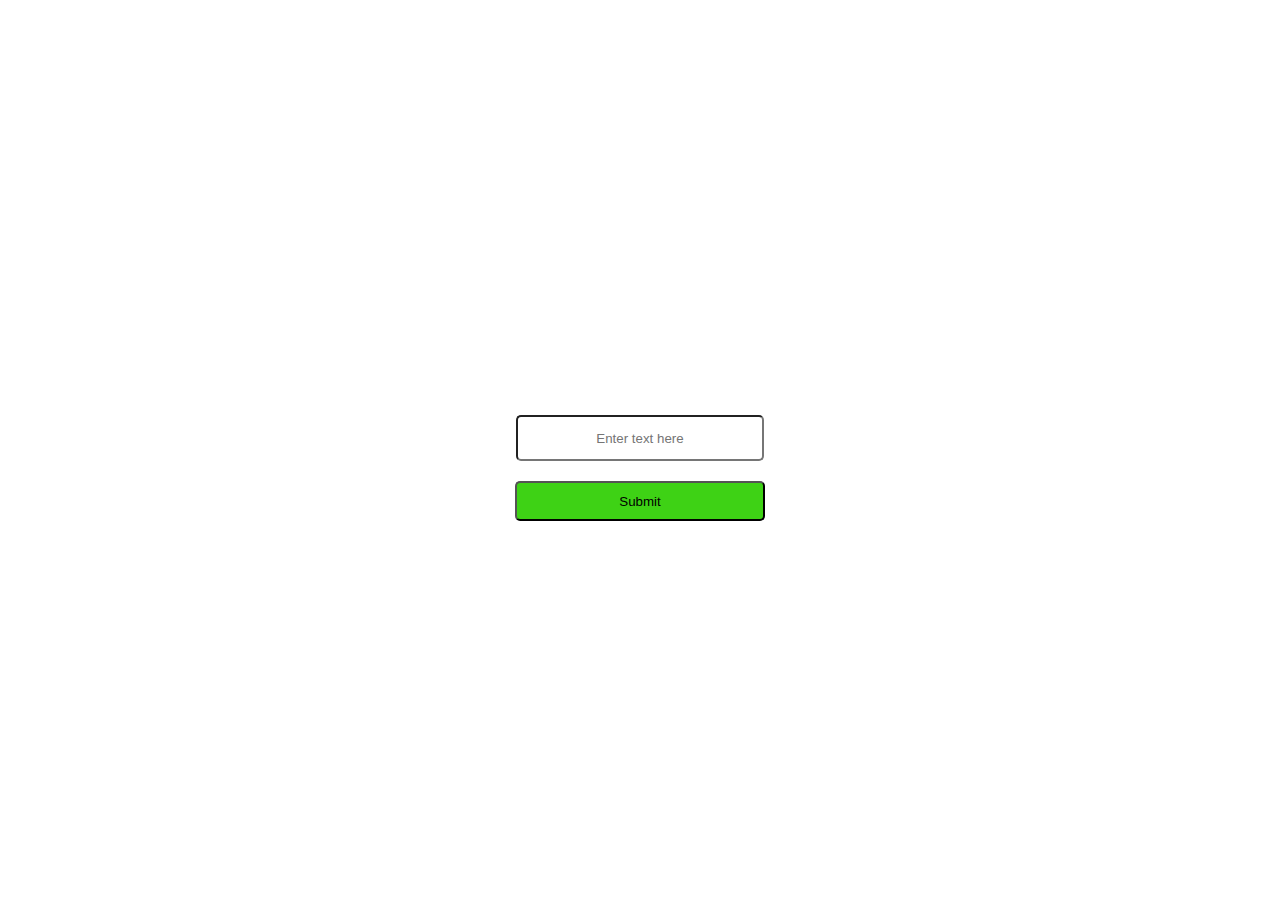
<file: Mock-Test-webdev-2/Q2/index.html>
<!DOCTYPE html>
<html lang="en">
<head>
    <meta charset="UTF-8">
    <meta name="viewport" content="width=device-width, initial-scale=1.0">
    <title>Colorful Box</title>
    <style>
        body{
            height: 100vh;
            display: flex;
            justify-content: center;
            align-items: center;
        }
        #input-container{
            display: flex;
            flex-direction: column;
            align-items: center;
            justify-content: space-evenly;
        }
        #text-input{
            height: 40px;
            width: 240px;
            margin: 20px;
            text-align: center;
            border-radius: 5px;
            
        }
        button{
            height: 40px;
            width: 250px;
            border-radius: 5px;
            background-color: #3ed215;
        }

    </style>
</head>
<body>
    <div id="input-container">
        <input type="text" id="text-input" placeholder="Enter text here">
        <button onclick="addText()">Submit</button>
        <div id="result-container"></div>
    </div>
    

    <script>
        function addText(){
            var input = document.getElementById('text-input');
            var text = input.value.trim();
        
            if(text !== ''){
                var result = document.getElementById('result-container');
                var paragrap = document.createElement('p');
                paragrap.textContent = text;
                result.appendChild(paragrap);

                input.value = '';
            }
        
        }


    </script>
</body>
</html>
</file>
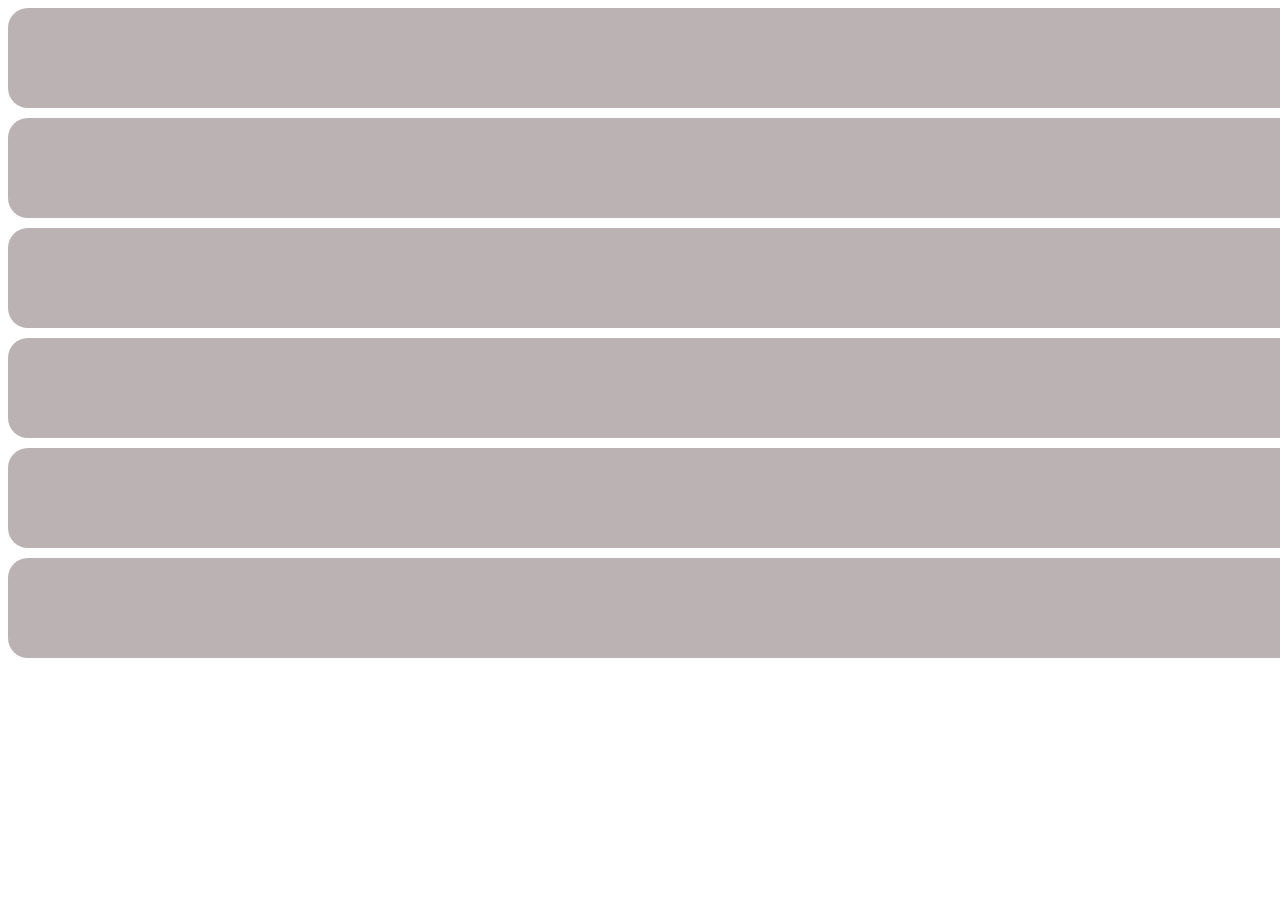
<file: Mock-Test-webdev-2/Q3/index.html>
<!DOCTYPE html>
<html>
<head>
  <title>Data Fetching and Skeleton Loader</title>
  <style>
    .skeleton {
      background-color: #bbb3b3;
      height: 100px;
      width: 1300px;
      margin-bottom: 10px;
      transition: 0.5s;
      border-radius: 20px;
    }

    .post {
      margin-bottom: 20px;
    }

    .post-title {
      font-weight: bold;
      margin-bottom: 5px;
    }
  </style>
</head>
<body>
  <div id="loader">
    <div class="skeleton"></div>
    <div class="skeleton"></div>
    <div class="skeleton"></div>
    <div class="skeleton"></div>
    <div class="skeleton"></div>
    <div class="skeleton"></div>

  </div>

  <div id="posts" style="display: none;"></div>

  <script>
    function showLoader() {
      document.getElementById('loader').style.display = 'block';
    }

    function hideLoader() {
      document.getElementById('loader').style.display = 'none';
    }

    function showPosts(posts) {
      var postsContainer = document.getElementById('posts');
      postsContainer.innerHTML = '';

      posts.forEach(function(post) {
        var postDiv = document.createElement('div');
        postDiv.classList.add('post');

        var title = document.createElement('h2');
        title.classList.add('post-title');
        title.textContent = post.title;

        var body = document.createElement('p');
        body.textContent = post.body;

        postDiv.appendChild(title);
        postDiv.appendChild(body);

        postsContainer.appendChild(postDiv);
      });

      postsContainer.style.display = 'block';
    }

    function fetchData() {
      showLoader();

      setTimeout(function() {
        fetch('https://jsonplaceholder.typicode.com/posts')
          .then(function(response) {
            return response.json();
          })
          .then(function(data) {
            hideLoader();
            showPosts(data);
          })
          .catch(function(error) {
            console.log('Error:', error);
            hideLoader();
          });
      }, 2000); // Delay of 2000 milliseconds (2 seconds)
    }
    fetchData();
  </script>
</body>
</html>
</file>
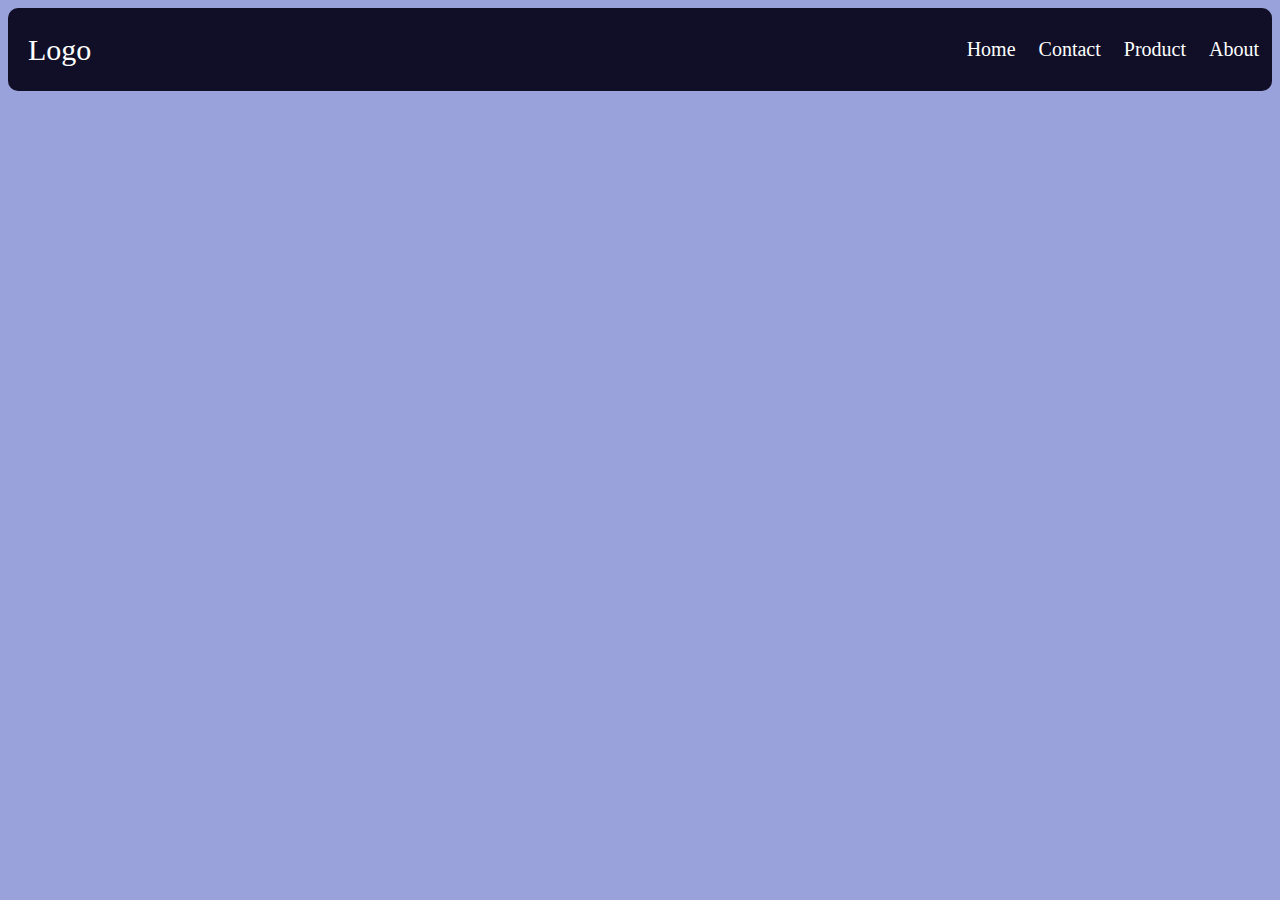
<file: Mock-Test-webdev-2/Q4/index.html>
<!DOCTYPE html>
<html lang="en">
<head>
    <meta charset="UTF-8">
    <meta name="viewport" content="width=device-width, initial-scale=1.0">
    <title>Document</title>
    <link rel="stylesheet" href="style.css">
</head>
<body>
    <nav id="navbar">
      <!-- logo -->
      <div id="logo">Logo</div>
      <!-- hamburger -->
      <div id="hamburger-menu">
        <span></span>
        <span></span>
        <span></span>
      </div>
      <!-- menu -->
        <ul id="menu">
          <li>Home</li>
          <li>Contact</li>
          <li>Product</li>
          <li>About</li>
        </ul>

      </div>
    </nav>

    <script>
      const mainMenu = document.getElementById("menu");
      const hamburgerMenu = document.getElementById("hamburger-menu");

      hamburgerMenu.addEventListener('click',show);

      function show(){
        mainMenu.style.display = 'flex';
      }
    </script>
  </body>
  </html>

</html>
</file>
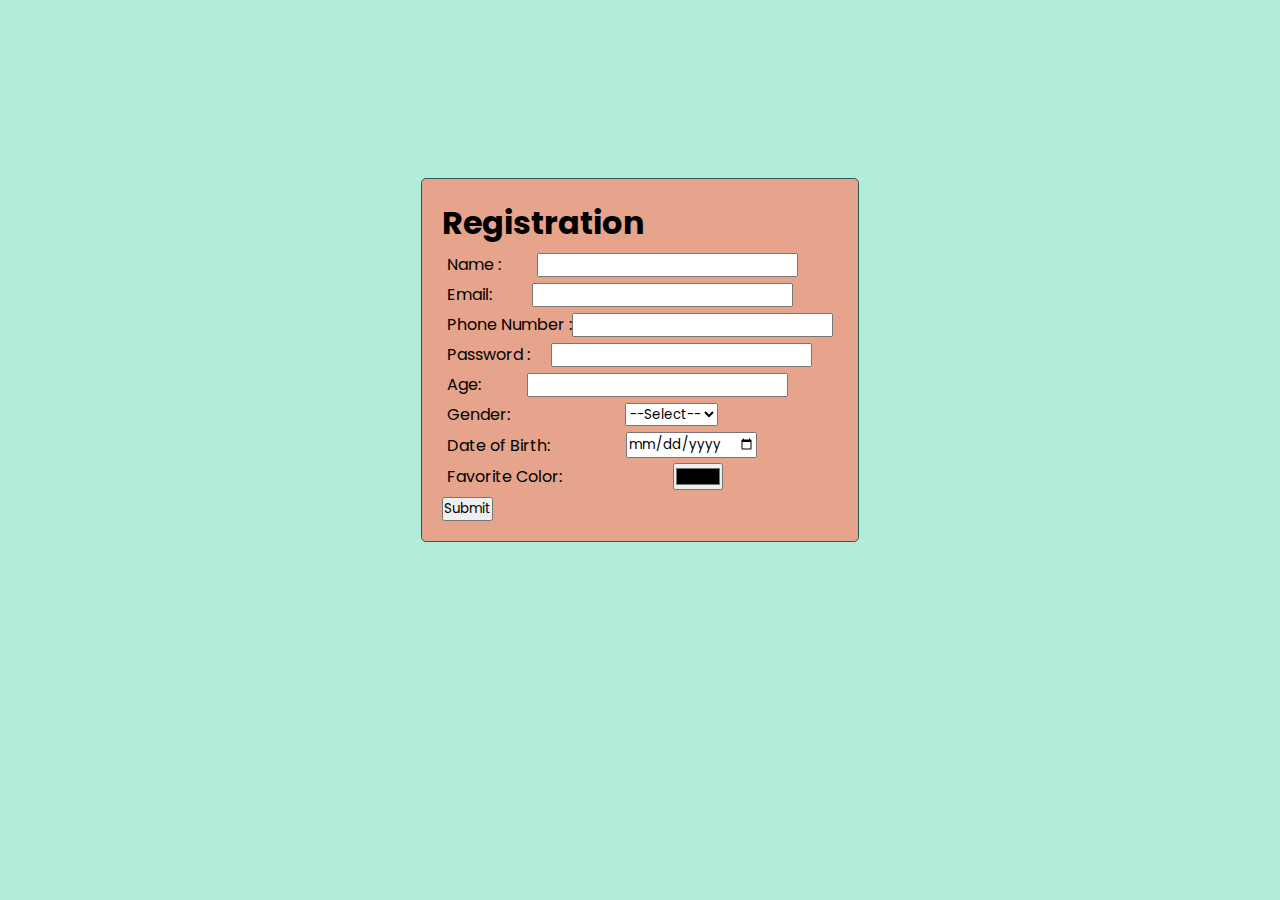
<file: Mock-Test-webdev-2/Q5/index.html>
<!DOCTYPE html>
<html lang="en">
<head>
    <meta charset="UTF-8">
    <meta name="viewport" content="width=device-width, initial-scale=1.0">
    <title>FORM-VALIDATION</title>
    <link rel="stylesheet" href="style.css">
    <link rel="preconnect" href="https://fonts.googleapis.com">
    <link rel="preconnect" href="https://fonts.gstatic.com" crossorigin>
    <link href="https://fonts.googleapis.com/css2?family=Poppins:wght@300&display=swap" rel="stylesheet">

</head>
<body>
    <div class="container">
        <form action="" id="form">
            <h1>Registration</h1>
            <div class="input-control">
                <label for="name">Name : </label>
                
                <input id="name" name="name" type="text">
                <div id="nameError" class="error"></div>
            </div>
            <div class="input-control">
                <label for="email">Email:</label>
                <input id="email" name="email" type="email">
                <div id="emailError" class="error"></div>
            </div>
            <div class="input-control">
                <label for="phone">Phone Number : </label>
                <input id="phone" name="phone" type="tel">
                <div id="phoneError" class="error"></div>
            </div>
            <div class="input-control">
                <label for="password">Password : </label>
                <input id="password" name="password" type="password">
                <div id="passwordError" class="error"></div>
            </div>
            <div class="input-control">
                <label for="age">Age: </label>
                <input id="age" name="age" type="number" min="1">
                <div id="ageError" class="error"></div>
            </div>
            <div class="input-control">
                <label for="gender">Gender: </label>
                <select name="gender" id="gender">
                    <option value="">--Select--</option>
                    <option value="male">Male</option>
                    <option value="female">Female</option>
                    <option value="other">Other</option>
                </select>
                <div id="genderError" class="error"></div>
            </div>
            <div class="input-control">
                <label for="dob">Date of Birth: </label>
                <input id="dob" name="dob" type="date">
                <div id="dobError" class="error"></div>
            </div>
            <div class="input-control">
                <label for="color">Favorite Color: </label>
                <input id="color" name="color" type="color">
                <div id="colorError" class="error"></div>
            </div>
            <div>
                <button type="submit">Submit</button>
            </div>
        </form>
    </div>
    <script src="script.js"></script>
</body>
</html>
</file>
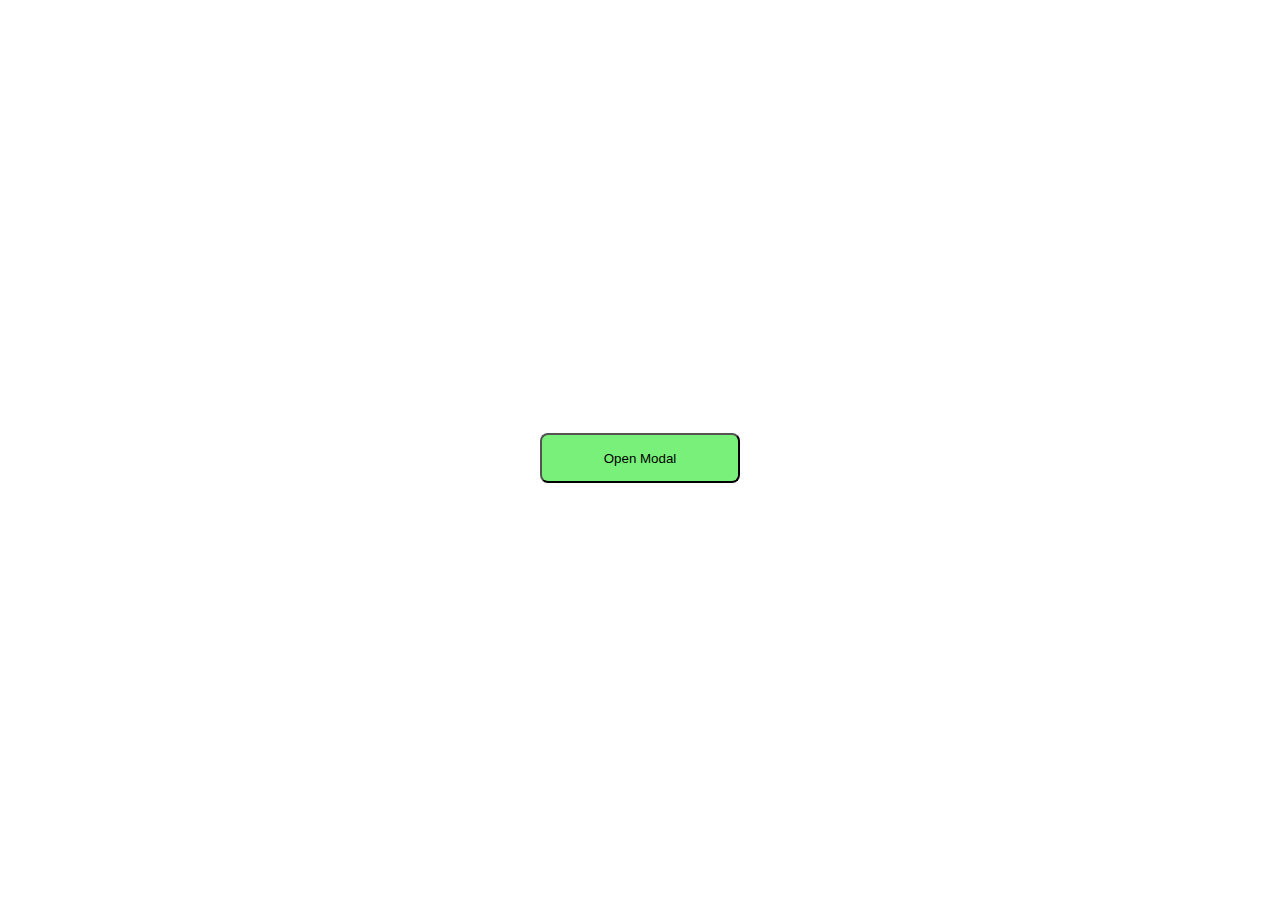
<file: Mock-Test-webdev-2/Q6/index.html>
<!DOCTYPE html>
<html lang="en">
<head>
    <meta charset="UTF-8">
    <meta name="viewport" content="width=device-width, initial-scale=1.0">
    <title>Document</title>
    <link rel="stylesheet" href="style.css">
</head>
<body>
    <button id="openModalBtn">Open Modal</button>

    <div id="modal" class="modal">
        <div class="modal-content">
            <span class="close">&times;</span>
            <h2> Hi there 👋 </h2>
            <p> Welcome to the modal window >> 😊
                Have a great day ahead 👌.... </p>
        </div>
    </div>

    <script src="script.js"></script>
</body>

</html>
</file>
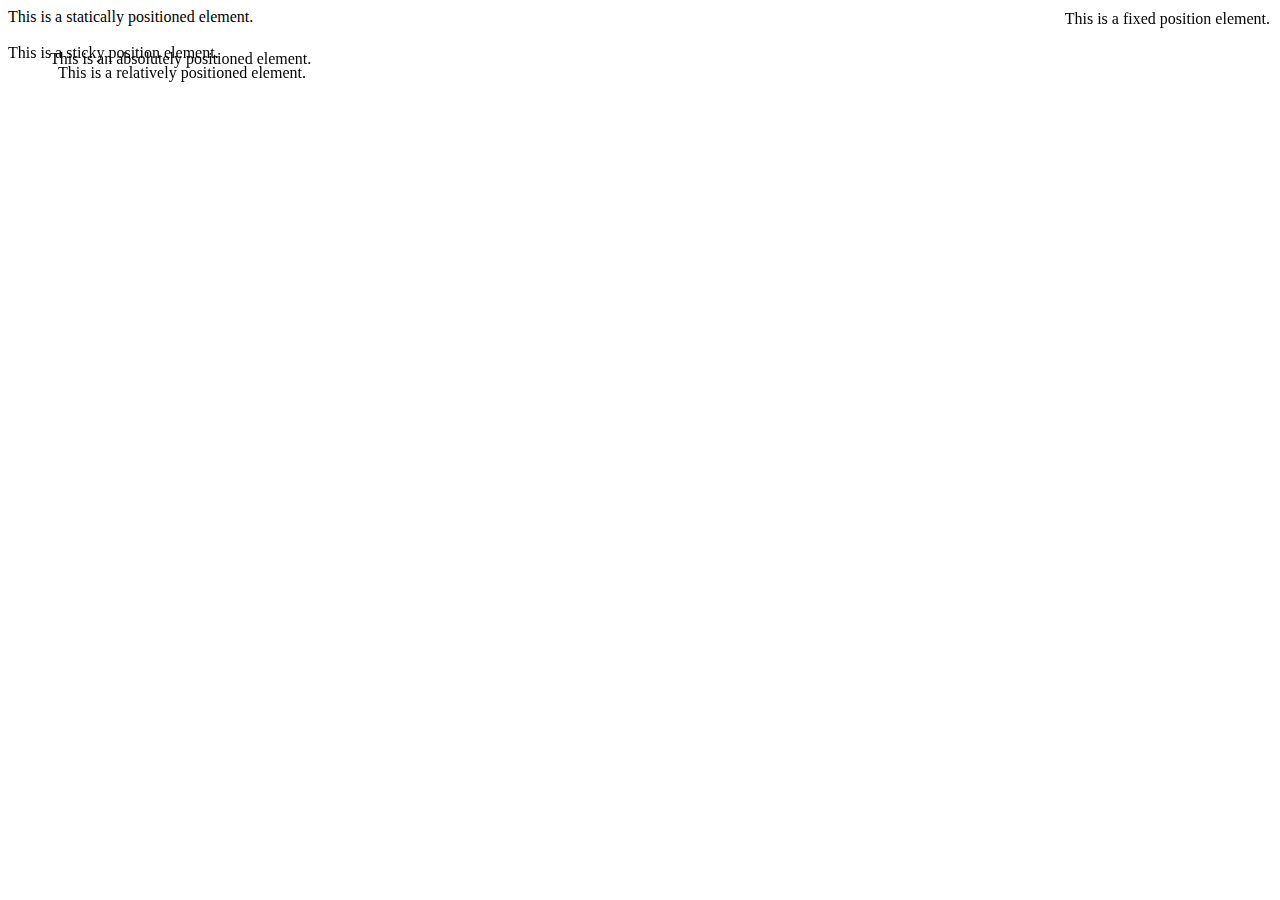
<file: Mock-Test-webdev/Q1/index.html>
<!DOCTYPE html>
<html lang="en">
<head>
    <meta charset="UTF-8">
    <meta name="viewport" content="width=device-width, initial-scale=1.0">
    <title>Mock-Test</title>
    <link rel="stylesheet" href="style.css">
</head>
<body>

    <!-- Static Position -->
    <div class="static-position">
        This is a statically positioned element.
    </div>

    <!-- Fixed-Position  -->
    <div class="fixed-position">
        This is a fixed position element.
    </div>

    <!-- Sticky-Position  -->
    <div class="sticky-position">
        This is a sticky position element.
    </div>

    <!-- Relative-Position  -->
    <div class="relative-position">
        This is a relatively positioned element.
    </div>

    <!--Absolute Position  -->
    <div class="absolute-position">
        This is an absolutely positioned element.
    </div>
        


</body>
</html>
</file>
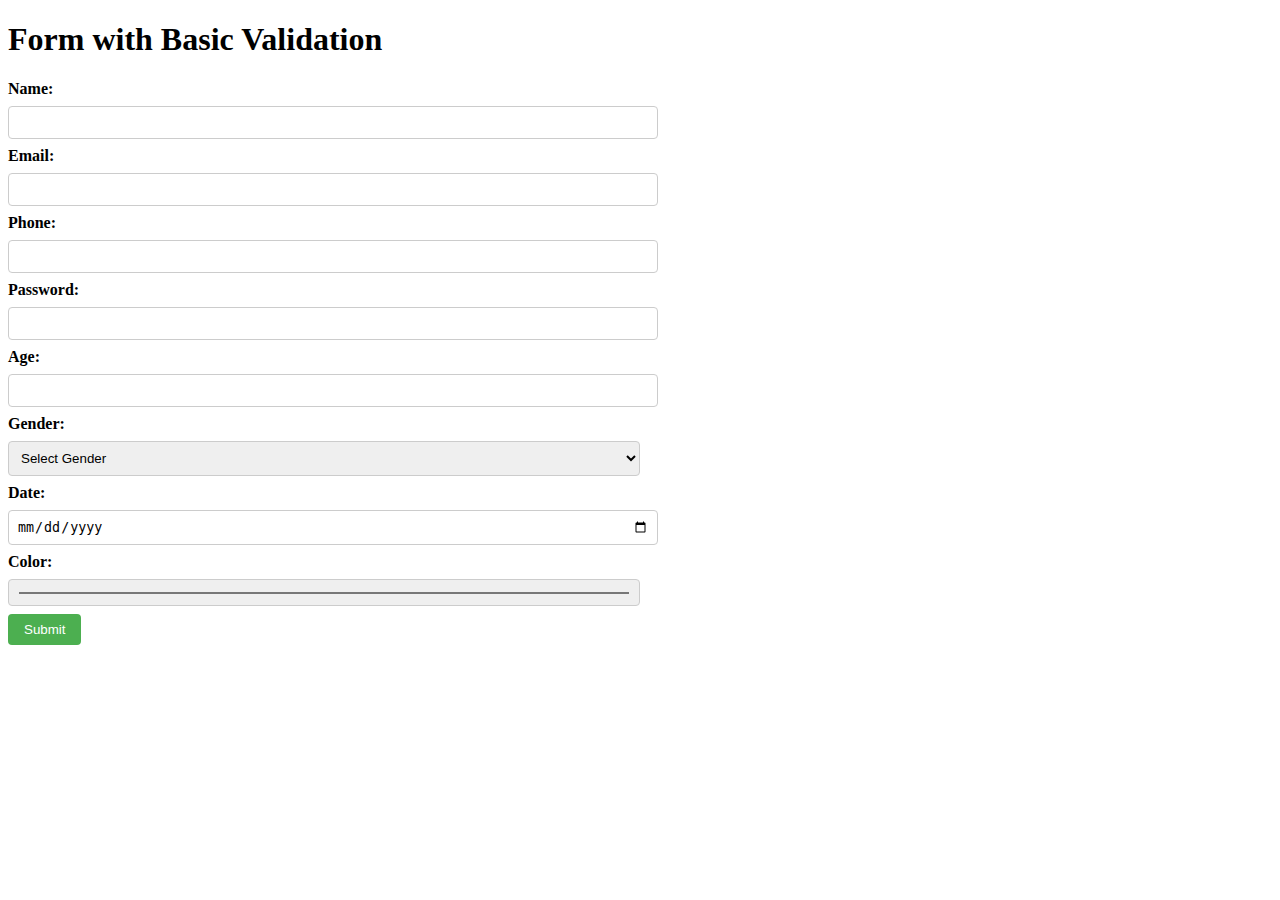
<file: Mock-Test-webdev/Q2/index.html>
<!DOCTYPE html>
<html>
<head>
  <title>Form with Basic Validation</title>
<style>
.error {
      color: red;
      font-size: 14px;
}
  
label {
      display: block;
      margin-bottom: 8px;
      font-weight: bold;
}
  
    input[type="text"],
    input[type="email"],
    input[type="tel"],
    input[type="password"],
    input[type="number"],
    select,
    input[type="date"],
    input[type="color"] {
      width: 50%;
      padding: 8px;
      border: 1px solid #ccc;
      border-radius: 4px;
      margin-bottom: 8px;
    }
  
    input[type="submit"] {
      padding: 8px 16px;
      background-color: #4caf50;
      color: white;
      border: none;
      border-radius: 4px;
      cursor: pointer;
    }
</style>

<script>
    function validateForm() {
  var fields = [
    { name: "name", errorId: "nameError", errorMessage: "Name is required" },
    { name: "email", errorId: "emailError", errorMessage: "Email is required" },
    { name: "phone", errorId: "phoneError", errorMessage: "Phone number is required" },
    { name: "password", errorId: "passwordError", errorMessage: "Password is required" },
    { name: "age", errorId: "ageError", errorMessage: "Age is required" },
    { name: "gender", errorId: "genderError", errorMessage: "Gender is required" },
    { name: "date", errorId: "dateError", errorMessage: "Date is required" },
    { name: "color", errorId: "colorError", errorMessage: "Color is required" }
  ];

  var error = false;

  for (var i = 0; i < fields.length; i++) {
    var field = fields[i];
    var value = document.forms["myForm"][field.name].value;

    if (value === "") {
      document.getElementById(field.errorId).innerHTML = field.errorMessage;
      error = true;
    } else {
      document.getElementById(field.errorId).innerHTML = "";
    }
  }

  if (error) {
    return false; 
  }
}

</script>
</head>
<body>
  <h1>Form with Basic Validation</h1>
  <form name="myForm" onsubmit="return validateForm()" method="post">
    <label for="name">Name:</label>
    <input type="text" name="name" required>
    <span id="nameError" class="error"></span>
    <br>

    <label for="email">Email:</label>
    <input type="email" name="email" required>
    <span id="emailError" class="error"></span>
    <br>

    <label for="phone">Phone:</label>
    <input type="tel" name="phone" required>
    <span id="phoneError" class="error"></span>
    <br>

    <label for="password">Password:</label>
    <input type="password" name="password" required>
    <span id="passwordError" class="error"></span>
    <br>

    <label for="age">Age:</label>
    <input type="number" name="age" required>
    <span id="ageError" class="error"></span>
    <br>

    <label for="gender">Gender:</label>
    <select name="gender" required>
      <option value="">Select Gender</option>
      <option value="male">Male</option>
      <option value="female">Female</option>
      <option value="other">Other</option>
    </select>
    <span id="genderError" class="error"></span>
    <br>

    <label for="date">Date:</label>
    <input type="date" name="date" required>
    <span id="dateError" class="error"></span>
    <br>

    <label for="color">Color:</label>
    <input type="color" name="color" required>
    <span id="colorError" class="error"></span>
    <br>

    <input type="submit" value="Submit">
  </form>
</body>
</html>
</file>
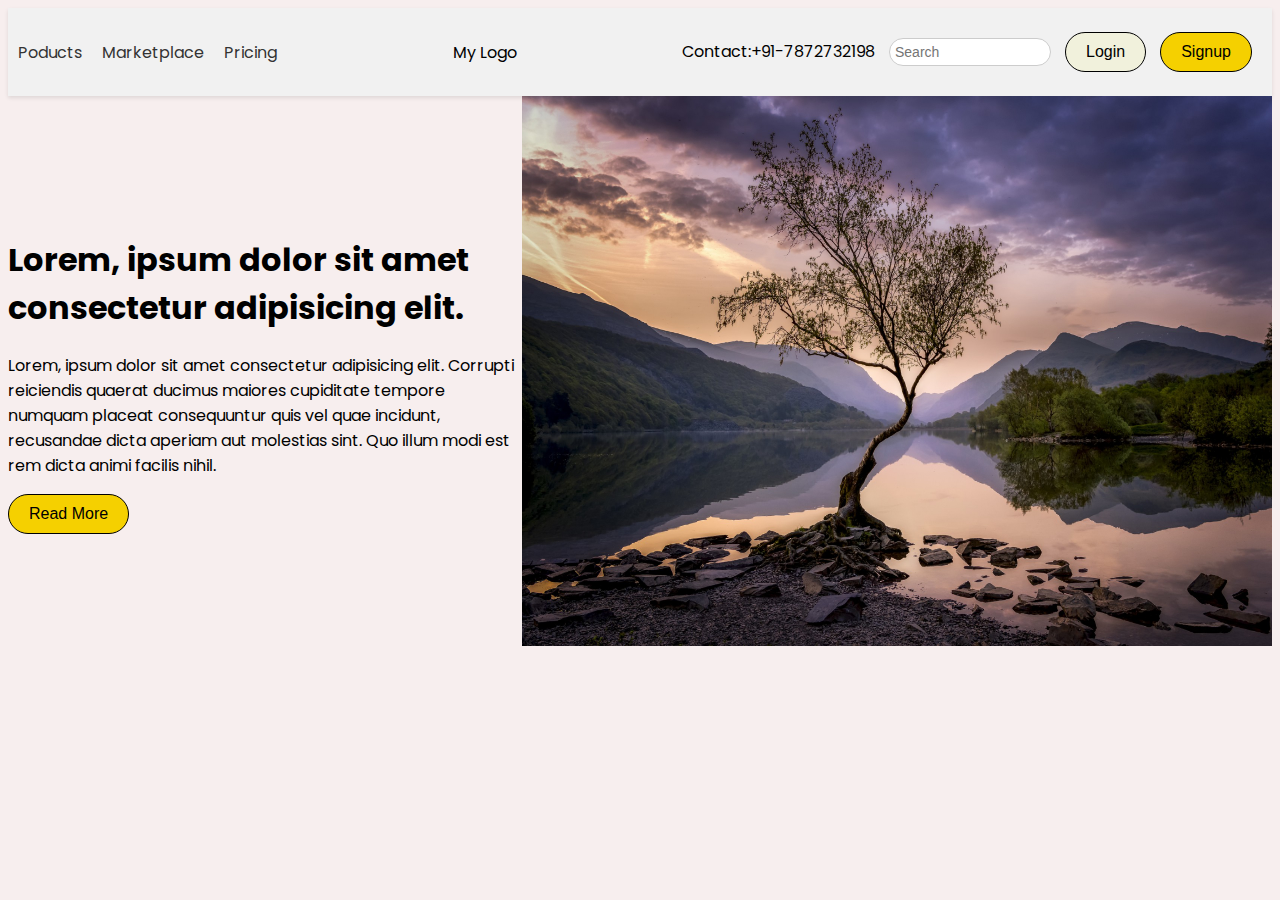
<file: Mock-Test-webdev/Q4/index.html>
<!DOCTYPE html>
<html>
  <head>
    <link rel="preconnect" href="https://fonts.googleapis.com">
<link rel="preconnect" href="https://fonts.gstatic.com" crossorigin>
<link href="https://fonts.googleapis.com/css2?family=Poppins:wght@300&display=swap" rel="stylesheet">
    <title>Your Landing Page</title>
    <link rel="stylesheet" type="text/css" href="style.css">
  </head>
  <body>
    <header>
        <nav>
          <ul>
            <li><a href="#">Poducts</a></li>
            <li><a href="#">Marketplace</a></li>
            <li><a href="#">Pricing</a></li>
          </ul>
        </nav>
        <div>My Logo</div>
        <div class="buttons">
            <span class="contact-number">Contact:+91-7872732198</span>
            <input type="text" class="search-box" placeholder="Search">
            <button class="login-button">Login</button>
            <button class="signup-button">Signup</button>
        </div>
    </header>
    <div class="container">
        <div class="left-section">
            <h1>Lorem, ipsum dolor sit amet consectetur adipisicing elit.</h1>
            <p>
                Lorem, ipsum dolor sit amet consectetur adipisicing elit. Corrupti reiciendis quaerat ducimus maiores cupiditate tempore numquam placeat consequuntur quis vel quae incidunt, recusandae dicta aperiam aut molestias sint. Quo illum modi est rem dicta animi facilis nihil.
            </p>
            <button class="Readmore-btn">Read More</button>
        </div>
        <div class="right-section"><img src="./lone-tree.jpg" alt="" height="550px" width="750px"></div>
    </div>
  </body>
</html>
</file>
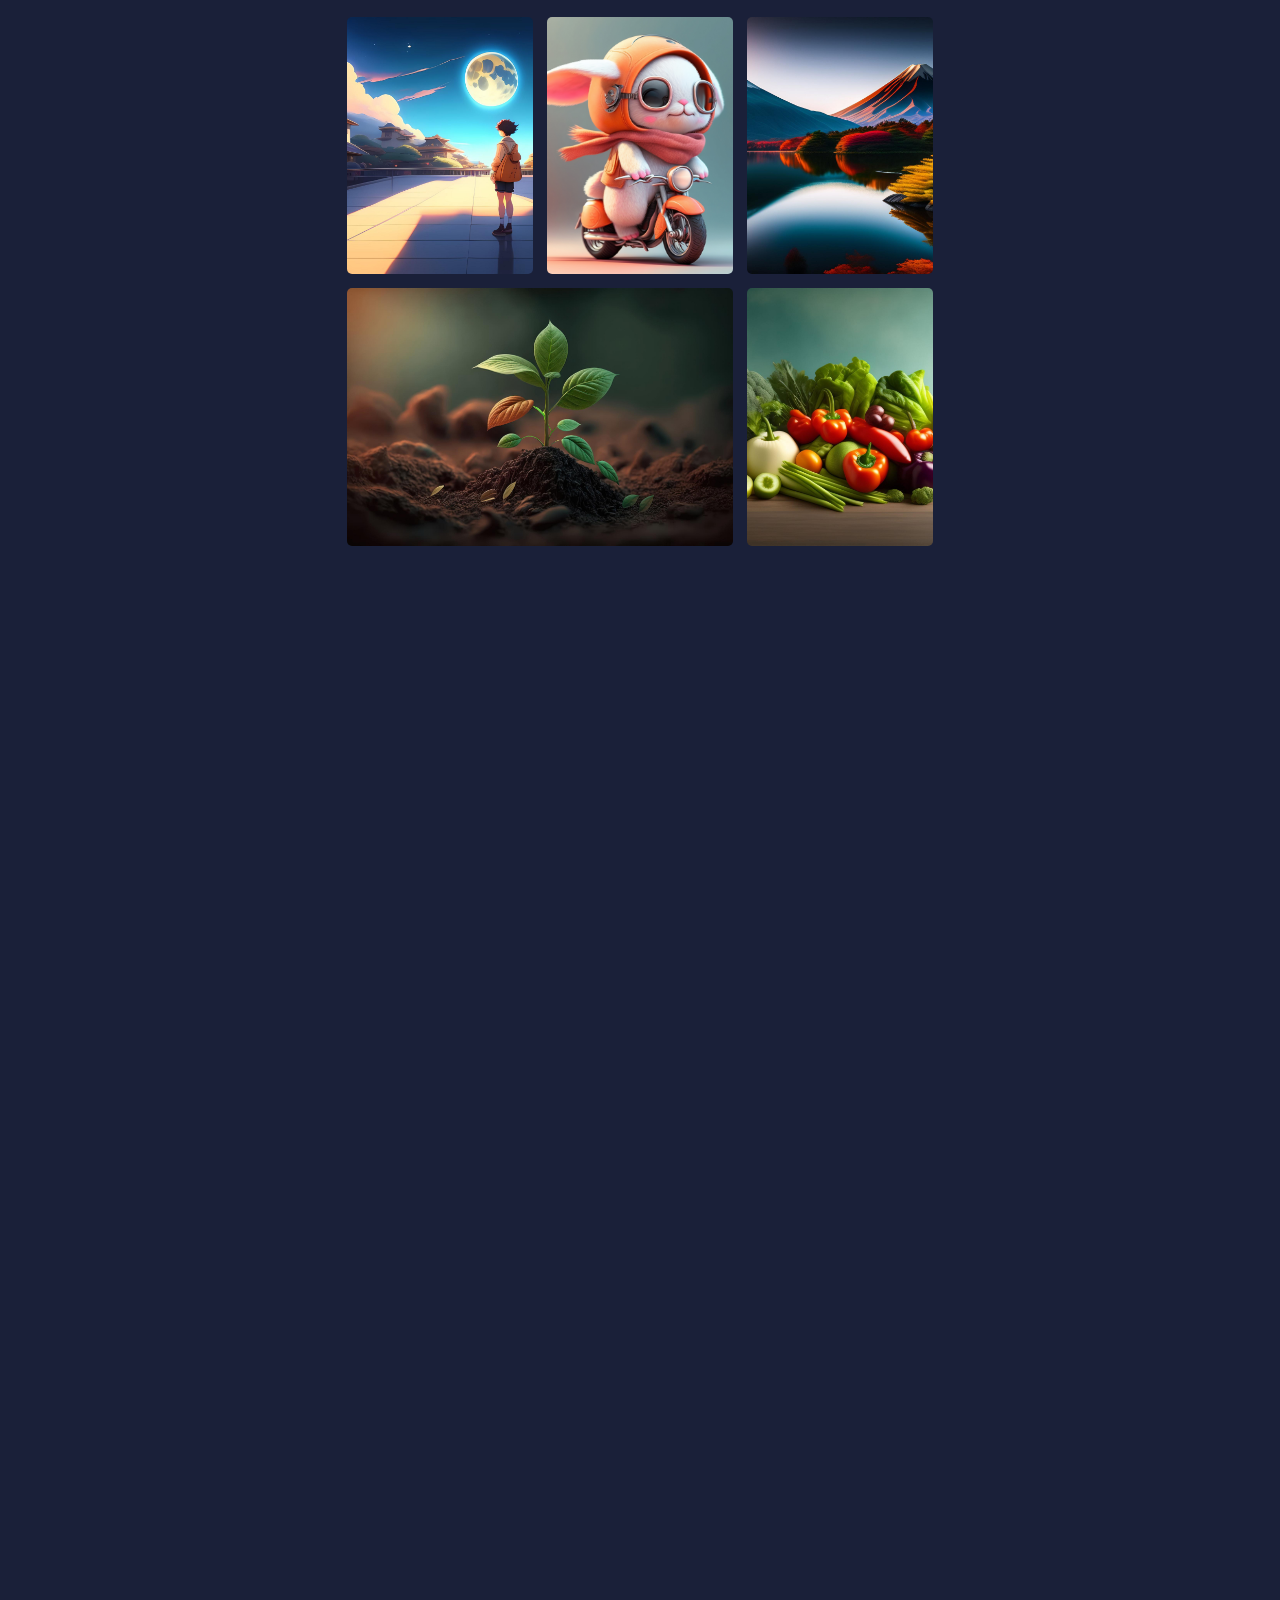
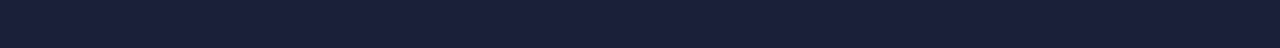
<file: Mock-Test-webdev/Q5/index.html>
<!DOCTYPE html>
<html lang="en">
<head>
    <meta charset="UTF-8">
    <meta name="viewport" content="width=device-width, initial-scale=1.0">
    <link rel="stylesheet" href="style.css">
    <title>Image-Galary</title>
</head>
<body>
    <div class="gallery">
        <div class="image "><img src="./boy-looking-moon-night.jpg" alt="Image 1"></div>
        <div class="image "><img src="./cute-ai-generated-cartoon-bunny.jpg" alt="Image 2"></div>
        <div class="image "><img src="./digital-painting-mountain-with-colorful-tree-foreground.jpg" alt="Image 3"></div>
        <div class="image col-2"><img src="./green-sprouts-dark-soil-against-blurred-background-symbolizing-concept-growth-potential.jpg" alt="img 4"></div>
        <div class="image "><img src="./picture-vegetables-fruits-with-blue-background.jpg" alt="img-5"></div>
    </div>
</body>
</html>
</file>
<file: Mock-Test-webdev-2/Q4/style.css>
body{
  background-color: #9aa2db;
}
#navbar{
  background-color:rgb(17, 15, 39);
  display: flex;
  color: #ffff;
  display: flex;
  justify-content: space-between;
  align-items: center;
  padding-left: 10px;
  border-radius: 10px;

}
#logo{
  font-size: 30px;
  font-weight: 400;
  margin-left: 10px;
}
#menu{
  display: flex;
  align-items: center;
  list-style: none;
  font-size: 20px;
}

#menu li{
  padding: 10px;
  margin-right: 3px;
}

#hamburger-menu {
  display: none;
  cursor: pointer;
}
#hamburger-menu span {
  display: block;
  width: 25px;
  height: 3px;
  background-color: #fff;
  margin-bottom: 5px;
  border-radius: 2px;
}

@media(max-width:768px) {
  #menu{
    height: 100vh;
    position: fixed;
    margin-top: 0;
    top: 0;
    right: 0;
    left: 0;
    z-index: 10;
    flex-direction: column;
    justify-content: center;
    align-items: center;
    background-color: #ffff;
    transition: top 1s ease;
    color: black;
    display: none;
  }

  #hamburger-menu {
    display: block;
    padding: 10px;
  }
}
</file>
<file: Mock-Test-webdev-2/Q5/style.css>
*{
    margin: 0;
    padding: 0;
    box-sizing: border-box;
    font-family: 'Poppins', sans-serif;
}

body{
    background-color: rgb(178, 237, 219);
    display: flex;
    justify-content: center;
    align-items: center;
    height: 80vh;
}

.container{
    display: flex;
    justify-content:center;
    align-items: center;    
    background-color: #e5a48b;
    border: 1px solid rgb(44, 92, 82);
    border-radius: 5px;
    padding: 20px;

}

.input-control{
    margin: 5px;
    display: flex;
    align-items: center;
    justify-content: space-between;
}

.error {
    color: red;
    font-size: 12px;
    margin-top: 5px;
  }
</file>
<file: Mock-Test-webdev-2/Q6/style.css>
body{
    display: flex;
    align-items: center;
    justify-content: center;
    height: 100vh;
}
.modal{
    display: none;
    position: fixed;
    z-index: 1;
    left: 0;
    top: 0;
    width: 100%;
    height: 100%;
    overflow: auto;
    background-color: rgba(0, 0, 0, 0.5);
}

.modal-content{
    background-color: #fff;
    margin: 15% auto;
    padding: 20px;
    border: 1px solid #888;
    width: 80%;
    border-radius: 5px;
}

#openModalBtn{
    height: 50px;
    width: 200px;
    background-color: rgba(88, 236, 88,0.8);
    border-radius: 8px;
    cursor: pointer;
}
.close {
    color: #aaa;
    float: right;
    font-size: 28px;
    font-weight: bold;
    cursor: pointer;
}
.close:hover,
.close:focus {
  color: #000;
  text-decoration: none;
  cursor: pointer;
}
</file>
<file: Mock-Test-webdev/Q1/style.css>
.fixed-position {
    position: fixed;
    top: 10px;
    right: 10px;
}
.sticky-position {
    position: sticky;
    top: 50px;
}
.relative-position {
    position: relative;
    left: 50px;
    top: 20px;
}
.absolute-position {
    position: absolute;
    top: 50px;
    left: 50px;
}
</file>
<file: Mock-Test-webdev/Q4/style.css>
body {
    background-color: #f7eeee;
    font-family: 'Poppins', sans-serif;
  }
  
  /* Header */
  header {
    background-color: #f1f1f1;
    padding: 10px;
    display: flex;
    align-items: center;
    justify-content: space-between;
    box-shadow: 0 2px 4px rgba(0, 0, 0, 0.1);
  }
  
  /* Logo */
  .logo {
    font-size: 24px;
    font-weight: bold;
    color: #333333;
  }
  
  /* Navigation */
  nav ul {
    list-style-type: none;
    display: flex;
    margin: 0;
    padding: 0;
  }
  
  nav ul li {
    margin-right: 20px;
  }
  
  nav ul li a {
    text-decoration: none;
    color: #333333;
    transition: color 0.3s;
  }
  
  nav ul li a:hover {
    color: #ff5500;
  }
  
  /* Buttons */
  .buttons {
    margin: 10px;
  }
  
  .signup-button,
  .login-button {
    background-color: #f5d000;
    color: black;
    padding: 10px 20px;
    border: 0.5px solid black;
    border-radius: 20px;
    cursor: pointer;
    font-size: 16px;
    transition: background-color 0.3s;
  }
  
  .login-button {
    background-color: #f1f1dc;
  }
  
  .signup-button:hover,
  .login-button:hover {
    background-color: #f7c110;
  }
  
  .signup-button {
    margin-left: 10px;
  }
  
  .contact-no {
    font-size: 16px;
    color: #333;
    margin-bottom: 10px;
  }
  
  .search-box {
    width: 150px;
    padding: 5px;
    font-size: 14px;
    border: 1px solid #ccc;
    border-radius: 20px;
    margin: 10px;
  }
  
  .search-box:focus {
    outline: none;
    border-color: #2196f3;
    box-shadow: 0 0 5px #2196f3;
  }
  
  /* Container */
  .container {
    display: flex;
    align-items: center;
    justify-content: space-between;
  }
.Readmore-btn{
    background-color: #f5d000;
    color: black;
    padding: 10px 20px;
    border: 0.5px solid black;
    border-radius: 20px;
    cursor: pointer;
    font-size: 16px;
    transition: background-color 0.3s;
}
</file>
<file: Mock-Test-webdev/Q5/style.css>
*{
  margin: 0;
  padding: 0;
}
body{
  background-color: #1a2039;
  padding: 10px;
  display: flex;
  flex-basis: 50%;
  justify-content: center;
  align-items: center;

}
img{
  max-width: 100%;
  height: auto;
  vertical-align: middle;
  display: inline-block;
}
.gallery > div{
  display: flex;
  justify-content: center;
  align-items: center;
  margin: 7px;
}
.gallery > div > img{
  width: 100%;
  height: 100%;
  object-fit: cover;
  border-radius: 5px;
}
.gallery{
  width: 600px;
  display: grid;
  grid-template-rows: repeat(6,1fr);
  grid-template-columns: repeat(3,1fr);
}
.row-2{
  grid-row: span 2;
}
.col-2{
  grid-column: span 2;
}
</file>
